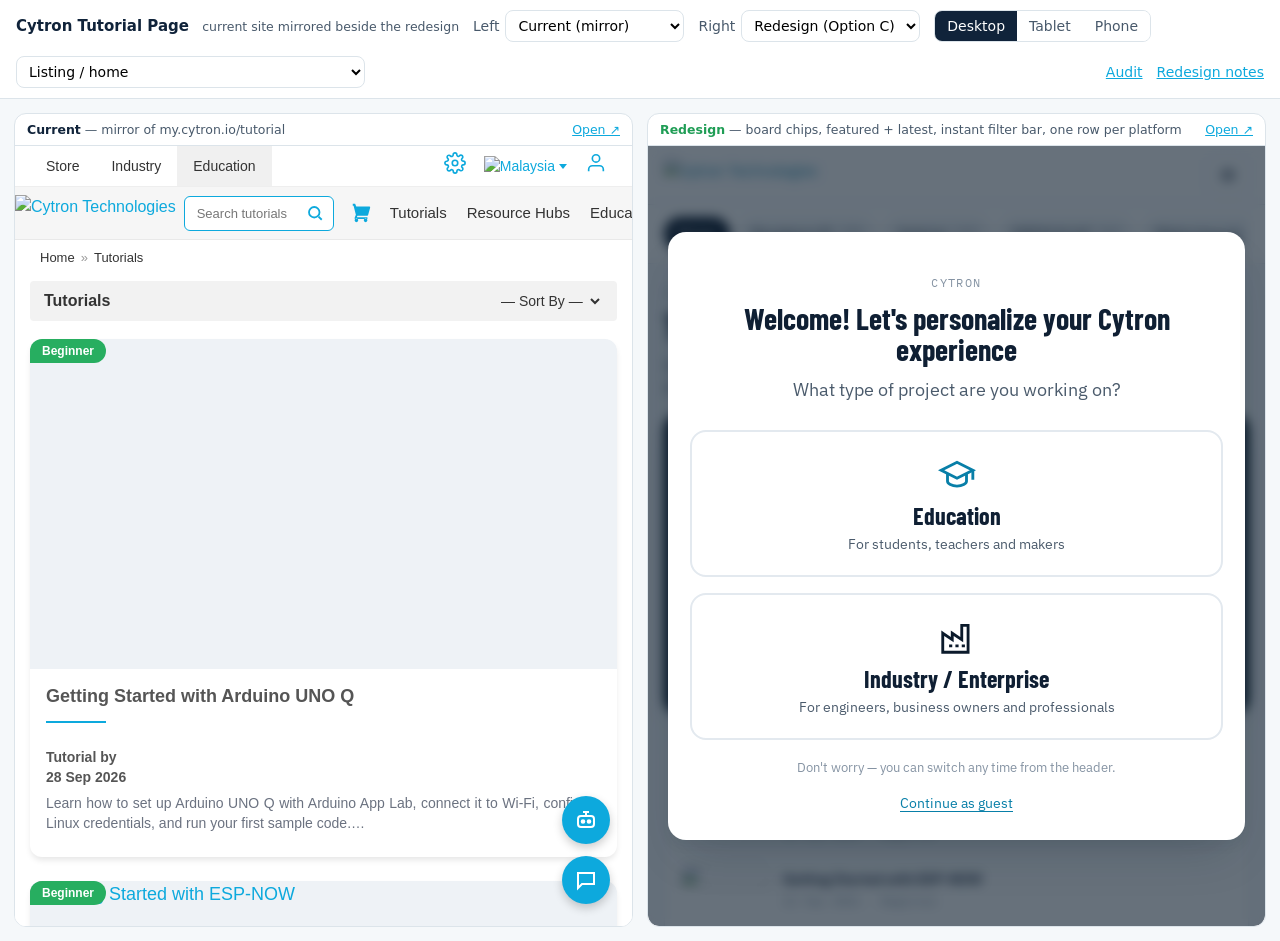
<file: index.html>
<!DOCTYPE html>
<html lang="en">
<head>
<meta charset="utf-8">
<meta name="viewport" content="width=device-width, initial-scale=1">
<title>Cytron Tutorial Page — Current vs Redesign</title>
<style>
  :root{--ink:#10233a;--ink-2:#48596b;--line:#dce4ea;--cyan:#0da9dd;--orange:#ff5516;--paper:#f5f8fa}
  *{box-sizing:border-box}
  body{margin:0;font-family:system-ui,-apple-system,"Segoe UI",Arial,sans-serif;background:var(--paper);color:var(--ink);font-size:14px}
  .bar{display:flex;align-items:center;gap:14px;padding:10px 16px;background:#fff;border-bottom:1px solid var(--line);flex-wrap:wrap;position:sticky;top:0;z-index:5}
  .bar h1{font-size:15px;margin:0;font-weight:600}
  .bar h1 small{color:var(--ink-2);font-weight:400;margin-left:8px}
  .seg{display:inline-flex;border:1px solid var(--line);border-radius:8px;overflow:hidden}
  .seg button{border:0;background:#fff;padding:7px 12px;cursor:pointer;font:inherit;color:var(--ink-2)}
  .seg button.on{background:var(--ink);color:#fff}
  .bar .sp{flex:1}
  .bar a{color:var(--cyan);font-weight:500}
  .bar select{font:inherit;padding:6px 8px;border:1px solid var(--line);border-radius:8px;background:#fff}
  .bar label{display:inline-flex;align-items:center;gap:6px;color:var(--ink-2)}
  .frames{display:grid;grid-template-columns:1fr 1fr;gap:14px;padding:14px;align-items:start}
  .frames.single{grid-template-columns:1fr}
  .pane{background:#fff;border:1px solid var(--line);border-radius:12px;overflow:hidden}
  .pane header{display:flex;justify-content:space-between;align-items:center;padding:8px 12px;border-bottom:1px solid var(--line);font-size:12.5px;color:var(--ink-2)}
  .pane header b{color:var(--ink);font-weight:600}
  .pane header b.a{color:var(--cyan)}.pane header b.b{color:var(--orange)}.pane header b.c{color:#1f9d55}
  .pane header a{color:var(--cyan)}
  .viewport{display:flex;justify-content:center;background:#e9eef2}
  iframe{border:0;width:100%;height:calc(100vh - 120px);background:#fff;display:block;transition:width .2s}
  .viewport.mobile iframe{width:390px;border-left:1px solid var(--line);border-right:1px solid var(--line)}
  .viewport.tablet iframe{width:820px}
  @media (max-width:900px){.frames{grid-template-columns:1fr}iframe{height:70vh}}
</style>
</head>
<body>
<div class="bar">
  <h1>Cytron Tutorial Page <small>current site mirrored beside the redesign</small></h1>
  <label>Left <select id="left"><option value="current">Current (mirror)</option><option value="new-c">Redesign (Option C)</option></select></label>
  <label>Right <select id="right"><option value="current">Current (mirror)</option><option value="new-c" selected>Redesign (Option C)</option><option value="">— none (single) —</option></select></label>
  <div class="seg" id="vp"><button data-w="desktop" class="on">Desktop</button><button data-w="tablet">Tablet</button><button data-w="mobile">Phone</button></div>
  <select id="page">
    <option value="home">Listing / home</option>
    <option value="first">First visit (Education / Industry popup)</option>
    <option value="industry">Home — Industry view</option>
    <option value="search">Search: “esp32”</option>
    <option value="art1">Article: ESP32 Smart Home Dashboard</option>
    <option value="art2">Article: MDDRC5 success story</option>
    <option value="art3">Article: Jetson Orin NX (Advanced)</option>
    <option value="ser1">Series parent: Getting Started with MDDRC5</option>
    <option value="ser2">Series part: MDDRC5 Board Layout</option>
    <option value="cat13">Category: Wireless &amp; IoT</option>
    <option value="cat4">Category: micro:bit</option>
  </select>
  <span class="sp"></span>
  <a href="docs/tutorial-page-audit.md">Audit</a>
  <a href="docs/redesign-notes.md">Redesign notes</a>
</div>
<div class="frames" id="frames">
  <div class="pane" id="paneL"><header><span id="labL"></span><a id="openL" target="_blank">Open ↗</a></header><div class="viewport" id="vpL"><iframe id="fL" title="Left"></iframe></div></div>
  <div class="pane" id="paneR"><header><span id="labR"></span><a id="openR" target="_blank">Open ↗</a></header><div class="viewport" id="vpR"><iframe id="fR" title="Right"></iframe></div></div>
</div>
<script>
  const $=s=>document.querySelector(s);
  const LABEL={current:'<b>Current</b> — mirror of my.cytron.io/tutorial','new-c':'<b class="c">Redesign</b> — board chips, featured + latest, instant filter bar, one row per platform'};
  const PAGES={
    home:{current:'index.html','new-c':'index.html'},
    first:{current:'index.html','new-c':'index.html?mode=reset'},
    industry:{current:'index.html','new-c':'index.html?mode=industry'},
    search:{current:'index.html?q=esp32','new-c':'index.html?q=esp32'},
    art1:{all:'tutorial.html?slug=esp32-smart-home-dashboard-with-real-time-sensor-data'},
    art2:{all:'tutorial.html?slug=mddrc5-500g-rc-sumo-rovation-2026'},
    art3:{all:'tutorial.html?slug=ai-animal-sound-detection-using-jetson-orin-nx'},
    ser1:{all:'tutorial.html?slug=getting-started-with-mddrc5'},
    ser2:{all:'tutorial.html?slug=mddrc5-board-layout'},
    cat13:{current:'index.html?categories=13','new-c':'category.html?id=13'},
    cat4:{current:'index.html?categories=4','new-c':'category.html?id=4'}
  };
  function url(v,p){const m=PAGES[p];return v+'/'+(m.all||m[v]);}
  function render(){
    const l=$('#left').value,r=$('#right').value,p=$('#page').value;
    $('#fL').src=url(l,p);$('#openL').href=url(l,p);$('#labL').innerHTML=LABEL[l];
    $('#paneR').style.display=r?'':'none';$('#frames').classList.toggle('single',!r);
    if(r){$('#fR').src=url(r,p);$('#openR').href=url(r,p);$('#labR').innerHTML=LABEL[r];}
  }
  ['#left','#right','#page'].forEach(s=>$(s).addEventListener('change',render));
  $('#vp').addEventListener('click',e=>{const b=e.target.closest('button');if(!b)return;[...e.currentTarget.children].forEach(x=>x.classList.toggle('on',x===b));['vpL','vpR'].forEach(id=>{document.getElementById(id).className='viewport '+(b.dataset.w==='desktop'?'':b.dataset.w);});});
  render();
</script>
</body>
</html>
</file>
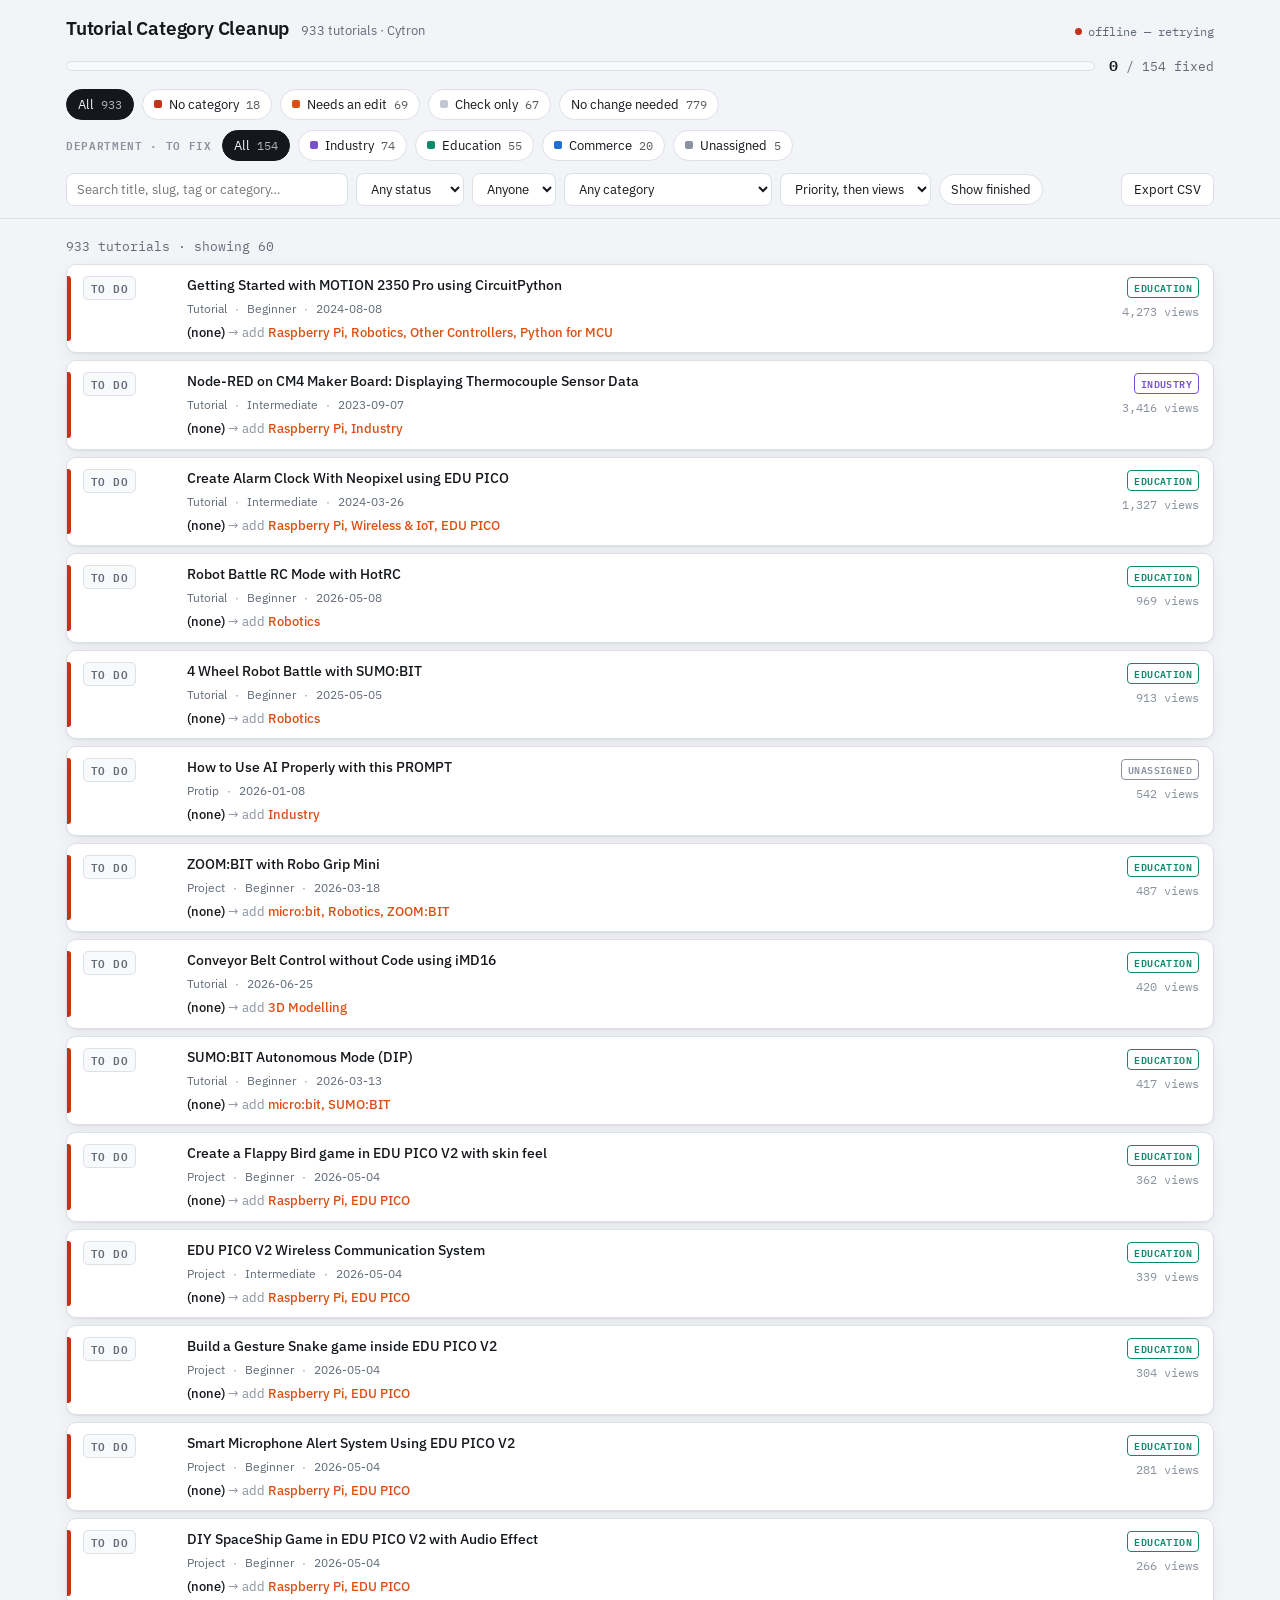
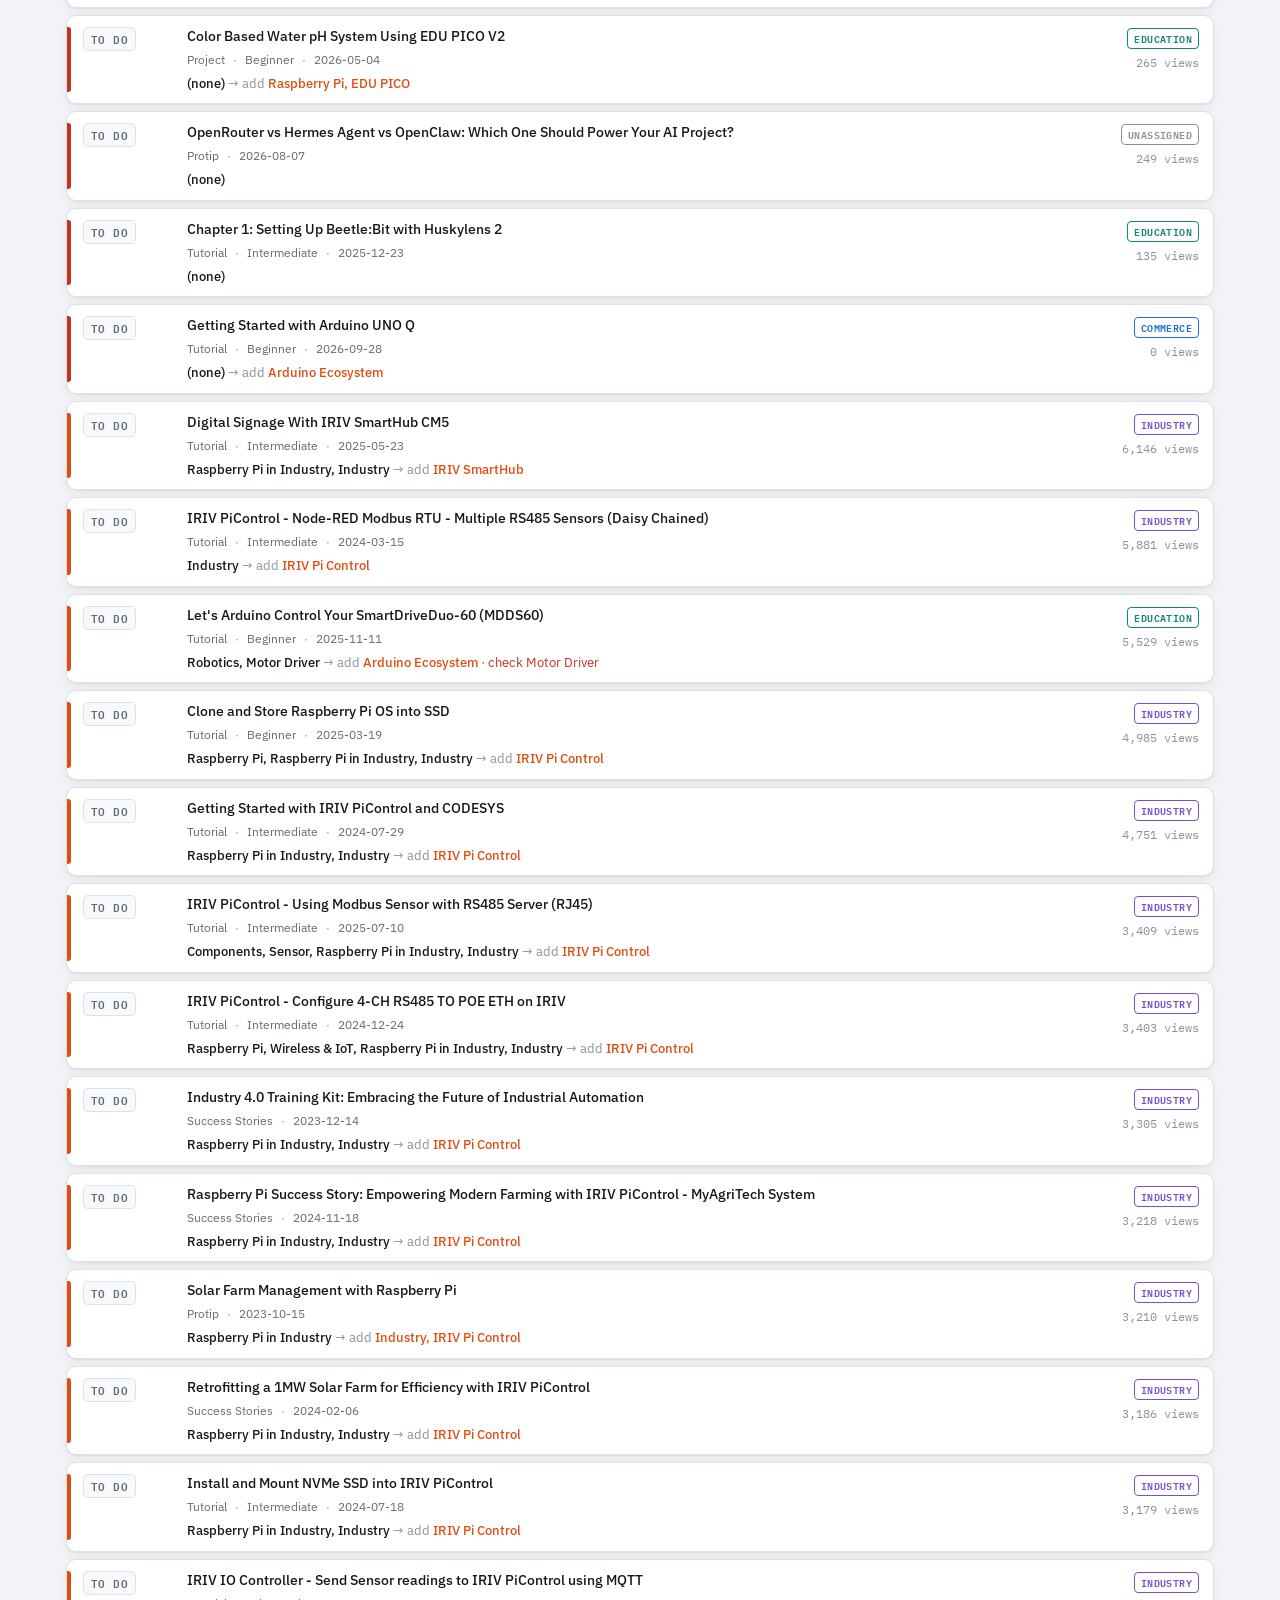
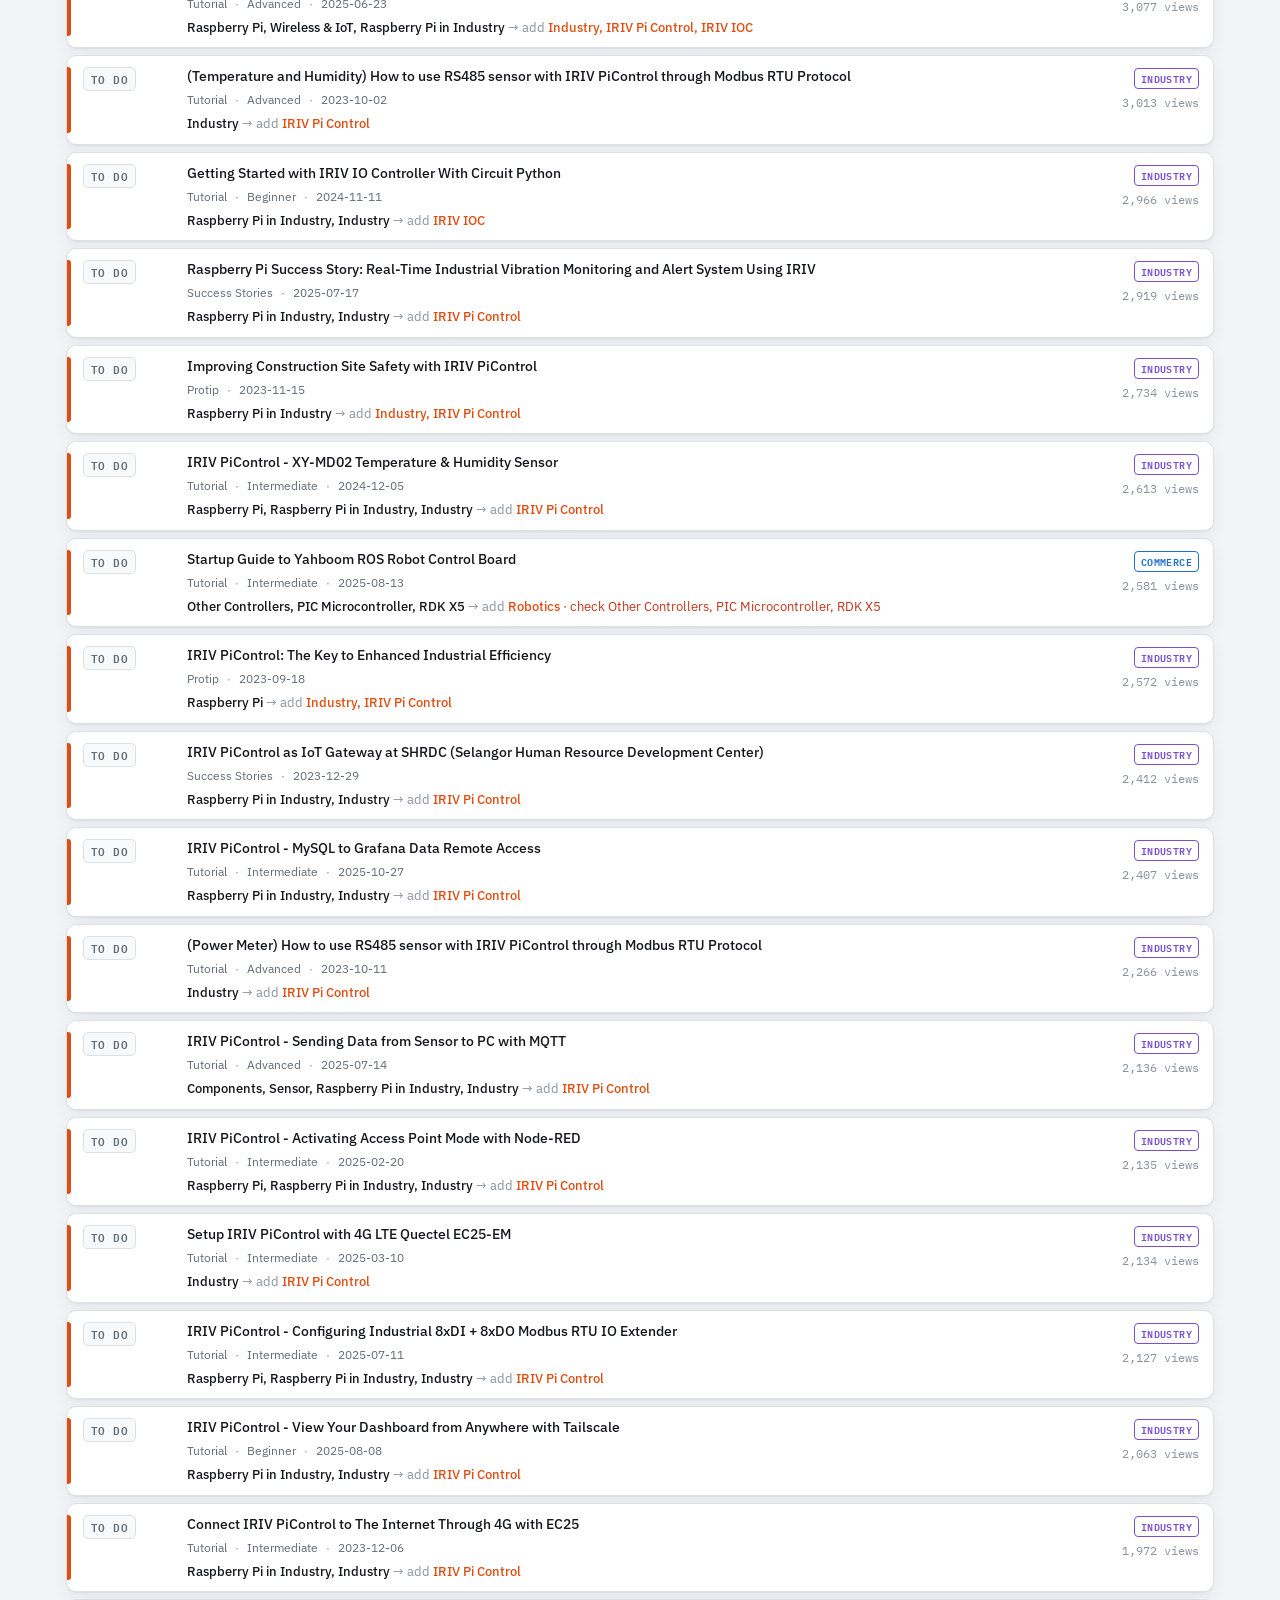
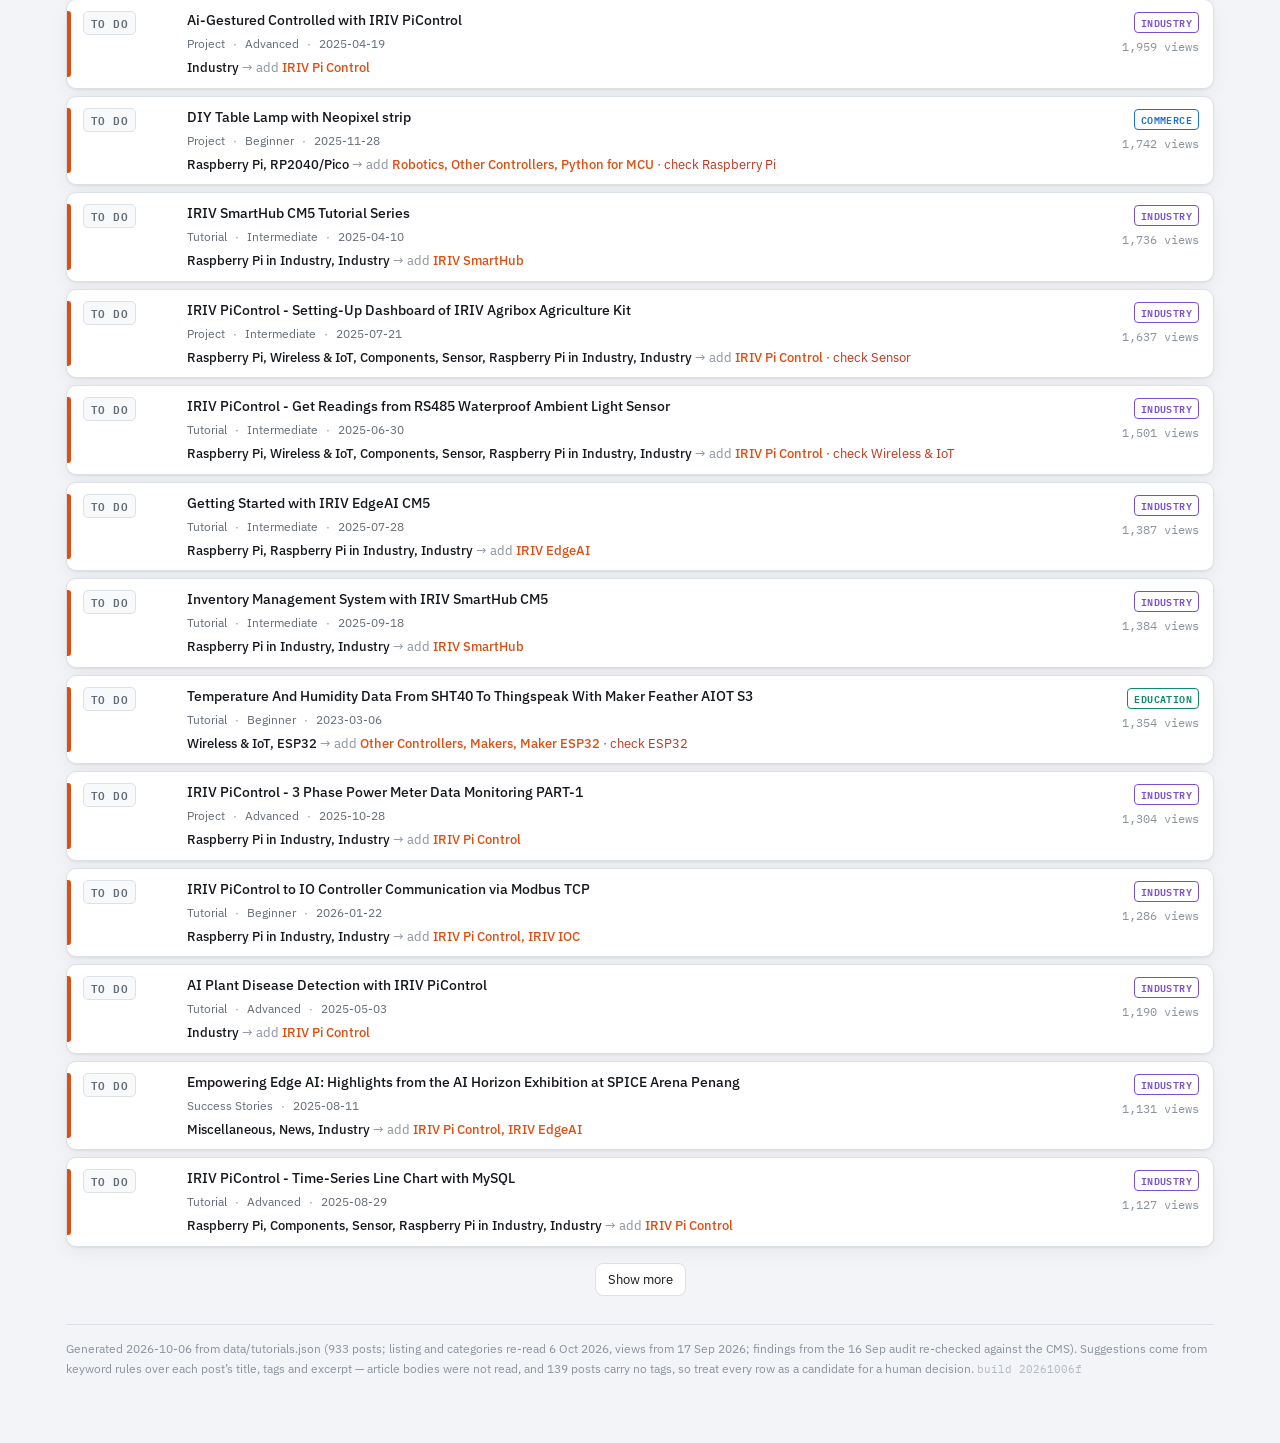
<file: dashboard/index.html>
<!doctype html>
<html lang="en">
<head>
<meta charset="utf-8">
<meta name="viewport" content="width=device-width, initial-scale=1, viewport-fit=cover">
<title>Tutorial Category Cleanup — Cytron</title>
<meta name="description" content="Progress board for the Cytron tutorial category clean-up.">
<link rel="preconnect" href="https://fonts.googleapis.com">
<link rel="preconnect" href="https://fonts.gstatic.com" crossorigin>
<link rel="stylesheet" href="https://fonts.googleapis.com/css2?family=IBM+Plex+Mono:wght@400;500;600&family=IBM+Plex+Sans:wght@400;500;600;700&display=swap">
<link rel="icon" href="data:image/svg+xml,%3Csvg xmlns='http://www.w3.org/2000/svg' viewBox='0 0 32 32'%3E%3Ctext y='26' font-size='28'%3E🗂%3C/text%3E%3C/svg%3E">
<!-- ?v= is a cache buster: bump it in all three whenever these files change, or
     browsers keep serving the old app.js against the new index.html. -->
<link rel="stylesheet" href="styles.css?v=20261006f">
</head>
<body>

<header>
  <div class="head-in">
    <div class="brandrow">
      <h1>Tutorial Category Cleanup</h1>
      <span class="sub">933 tutorials &middot; Cytron</span>
      <span class="livedot" id="live"><i></i><span id="liveTxt">starting</span></span>
    </div>
    <div class="meter">
      <div class="bar" id="bar" role="img" aria-label="Progress through the tutorials needing a fix">
        <span class="b-done" id="bDone" style="width:0%"></span>
        <span class="b-doing" id="bDoing" style="width:0%"></span>
        <span class="b-skip" id="bSkip" style="width:0%"></span>
      </div>
      <div class="mstat"><b id="mDone">0</b> / <span id="mNeed">0</span> fixed <span id="mRest"></span></div>
    </div>
    <div class="tools">
      <button class="chip" data-band="all" aria-pressed="true">All <span class="n" id="cAll"></span></button>
      <button class="chip" data-band="1" aria-pressed="false"><i class="dotc" style="background:var(--urgent)"></i>No category <span class="n" id="c1"></span></button>
      <button class="chip" data-band="2" aria-pressed="false"><i class="dotc" style="background:var(--accent)"></i>Needs an edit <span class="n" id="c2"></span></button>
      <button class="chip" data-band="4" aria-pressed="false"><i class="dotc" style="background:var(--border-strong)"></i>Check only <span class="n" id="c4"></span></button>
      <button class="chip" data-band="0" aria-pressed="false">No change needed <span class="n" id="c0"></span></button>
    </div>
    <div class="tools depts">
      <span class="toollabel">Department · to fix</span>
      <span id="deptChips" class="chipgroup"></span>
    </div>
    <div class="tools">
      <input type="search" id="q" placeholder="Search title, slug, tag or category…" aria-label="Search tutorials">
      <select id="fStatus" aria-label="Filter by status">
        <option value="">Any status</option>
        <option value="todo">To do</option>
        <option value="doing">In progress</option>
        <option value="done">Done</option>
        <option value="skip">Skipped</option>
      </select>
      <select id="fOwner" aria-label="Filter by person"><option value="">Anyone</option></select>
      <select id="fCat" aria-label="Filter by category"><option value="">Any category</option></select>
      <select id="fSort" aria-label="Sort order">
        <option value="prio">Priority, then views</option>
        <option value="views">Most viewed</option>
        <option value="title">Title A–Z</option>
        <option value="cat">Category</option>
        <option value="recent">Recently updated</option>
      </select>
      <button class="chip" id="btnShowDone" aria-pressed="false">Show finished</button>
      <span class="spacer"></span>
      <button class="btn" id="btnCsv">Export CSV</button>
    </div>
  </div>
</header>

<div class="wrap">
  <div class="banner warn" id="setup" hidden></div>
  <div class="countline" id="count"></div>
  <div class="list" id="list"><div class="loading">Loading 933 tutorials…</div></div>
  <button class="btn more" id="btnMore" hidden>Show more</button>
  <footer id="foot"></footer>
</div>

<datalist id="ownerList"></datalist>

<script src="config.js?v=20261006f"></script>
<script src="app.js?v=20261006f"></script>
</body>
</html>
</file>
<file: dashboard/styles.css>
/* Base reset — claude.ai supplied this; on GitHub Pages we provide it ourselves. */
html{-webkit-text-size-adjust:100%}
img{max-width:100%}
[hidden]{display:none!important}

:root{
  --ground:#F3F4F7; --surface:#FFFFFF; --surface-2:#F8F9FB;
  --ink:#14171C; --muted:#626B78; --faint:#8A929E;
  --border:#DCE0E7; --border-strong:#C3C9D3;
  --accent:#DD4E12; --accent-soft:#FCEDE6;
  --done:#0C7A57; --done-soft:#E3F3EC;
  --doing:#A96A06; --doing-soft:#FBF0DC;
  --urgent:#C0341B; --urgent-soft:#FBE7E3;
  --skip:#5A6472; --skip-soft:#ECEEF2;
  --clean:#6B7481;
  --shadow:0 1px 2px rgba(16,20,28,.06), 0 6px 18px rgba(16,20,28,.05);
  --sans:"IBM Plex Sans",ui-sans-serif,system-ui,-apple-system,"Segoe UI",sans-serif;
  --mono:"IBM Plex Mono",ui-monospace,SFMono-Regular,Menlo,monospace;
}
@media (prefers-color-scheme:dark){:root:not([data-theme="light"]){
  --ground:#0F1216; --surface:#171B21; --surface-2:#1C2128;
  --ink:#E6EAEF; --muted:#98A2B0; --faint:#79828F;
  --border:#252B34; --border-strong:#333B46;
  --accent:#FF7A45; --accent-soft:#33211A;
  --done:#3FBE92; --done-soft:#12291F;
  --doing:#E0A63A; --doing-soft:#2B2213;
  --urgent:#F2705A; --urgent-soft:#2E1A17;
  --skip:#98A2B0; --skip-soft:#22272F;
  --clean:#79828F;
  --shadow:0 1px 2px rgba(0,0,0,.4), 0 6px 18px rgba(0,0,0,.28);
}}
:root[data-theme="dark"]{
  --ground:#0F1216; --surface:#171B21; --surface-2:#1C2128;
  --ink:#E6EAEF; --muted:#98A2B0; --faint:#79828F;
  --border:#252B34; --border-strong:#333B46;
  --accent:#FF7A45; --accent-soft:#33211A;
  --done:#3FBE92; --done-soft:#12291F;
  --doing:#E0A63A; --doing-soft:#2B2213;
  --urgent:#F2705A; --urgent-soft:#2E1A17;
  --skip:#98A2B0; --skip-soft:#22272F;
  --clean:#79828F;
  --shadow:0 1px 2px rgba(0,0,0,.4), 0 6px 18px rgba(0,0,0,.28);
}
*{box-sizing:border-box}
body{margin:0;background:var(--ground);color:var(--ink);font-family:var(--sans);font-size:14px;line-height:1.5;-webkit-font-smoothing:antialiased}
button,input,select,textarea{font:inherit;color:inherit}
:focus-visible{outline:2px solid var(--accent);outline-offset:2px;border-radius:4px}
@media (prefers-reduced-motion:reduce){*{animation:none!important;transition:none!important}}

.wrap{max-width:1180px;margin:0 auto;padding-inline:16px;padding-block:0 64px}

/* ---- header ---- */
header{position:sticky;top:env(safe-area-inset-top,0px);z-index:30;background:var(--ground);border-bottom:1px solid var(--border)}
.head-in{max-width:1180px;margin:0 auto;padding-inline:16px;padding-block:14px 12px}
.brandrow{display:flex;align-items:baseline;gap:12px;flex-wrap:wrap;margin-bottom:12px}
h1{font-size:19px;font-weight:600;letter-spacing:-.01em;margin:0}
.sub{color:var(--muted);font-size:12.5px}
.livedot{display:inline-flex;align-items:center;gap:6px;font-size:11.5px;color:var(--muted);margin-left:auto;font-family:var(--mono)}
.livedot i{width:7px;height:7px;border-radius:50%;background:var(--faint);display:block}
.livedot.on i{background:var(--done)}
.livedot.off i{background:var(--urgent)}

.meter{display:flex;align-items:center;gap:14px;flex-wrap:wrap}
.bar{flex:1 1 260px;min-width:200px;height:10px;border-radius:5px;background:var(--surface-2);border:1px solid var(--border);overflow:hidden;display:flex}
.bar span{display:block;height:100%}
.bar .b-done{background:var(--done)}
.bar .b-doing{background:var(--doing)}
.bar .b-skip{background:var(--skip);opacity:.55}
.mstat{font-family:var(--mono);font-size:12.5px;color:var(--muted);white-space:nowrap}
.mstat b{color:var(--ink);font-weight:600;font-size:15px}

/* ---- toolbar ---- */
.tools{display:flex;gap:8px;flex-wrap:wrap;align-items:center;margin-top:12px}
.chip{border:1px solid var(--border);background:var(--surface);border-radius:999px;padding:5px 11px;font-size:12.5px;cursor:pointer;display:inline-flex;align-items:center;gap:7px;white-space:nowrap}
.chip:hover{border-color:var(--border-strong)}
.chip[aria-pressed="true"]{background:var(--ink);color:var(--ground);border-color:var(--ink)}
.chip .n{font-family:var(--mono);font-size:11.5px;opacity:.7}
.chip .dotc{width:8px;height:8px;border-radius:2px;display:block}
input[type="search"],select,input[type="text"],textarea{background:var(--surface);border:1px solid var(--border);border-radius:8px;padding:6px 10px;font-size:13px}
input[type="search"]{flex:1 1 220px;min-width:160px}
textarea{width:100%;resize:vertical;min-height:52px;font-size:13px}
.spacer{flex:1 1 auto}
.btn{border:1px solid var(--border);background:var(--surface);border-radius:8px;padding:6px 12px;font-size:12.5px;cursor:pointer}
.btn:hover{border-color:var(--border-strong)}
.btn.primary{background:var(--accent);border-color:var(--accent);color:#fff}
.btn.primary:hover{filter:brightness(1.05)}
.btn[disabled]{opacity:.5;cursor:not-allowed}

/* ---- list ---- */
.countline{color:var(--muted);font-size:12.5px;margin:18px 0 8px;font-family:var(--mono)}
.list{display:flex;flex-direction:column;gap:7px}
.row{background:var(--surface);border:1px solid var(--border);border-radius:10px;box-shadow:var(--shadow);overflow:hidden}
.row.open{border-color:var(--border-strong)}
.rhead{display:grid;grid-template-columns:4px 92px 1fr auto;gap:12px;align-items:start;padding:11px 14px 11px 0;cursor:pointer;text-align:left;width:100%;background:none;border:0}
.stripe{align-self:stretch;border-radius:0 3px 3px 0}
.p1 .stripe{background:var(--urgent)} .p2 .stripe{background:var(--accent)}
.p4 .stripe{background:var(--border-strong)} .p0 .stripe{background:transparent}
.pill{font-family:var(--mono);font-size:10.5px;letter-spacing:.04em;text-transform:uppercase;padding:3px 7px;border-radius:5px;font-weight:600;white-space:nowrap;display:inline-block}
.s-todo{background:var(--surface-2);color:var(--muted);border:1px solid var(--border)}
.s-doing{background:var(--doing-soft);color:var(--doing)}
.s-done{background:var(--done-soft);color:var(--done)}
.s-skip{background:var(--skip-soft);color:var(--skip)}
.s-clean{background:transparent;color:var(--clean);border:1px dashed var(--border)}
.rmain{min-width:0}
.rtitle,.rmeta,.catline,.pillcell{display:block}
.sep{color:var(--faint)}
.field input[type="text"]{width:100%}
.rtitle{font-weight:500;font-size:14px;line-height:1.35;margin:0 0 3px;text-wrap:balance}
.rmeta{font-size:12px;color:var(--muted);display:flex;gap:8px;flex-wrap:wrap;align-items:center}
.rmeta .sep{color:var(--faint)}
.catline{font-size:12.5px;margin-top:5px;color:var(--muted)}
.catline b{color:var(--ink);font-weight:500}
.add{color:var(--accent);font-weight:500}
.quest{color:var(--urgent)}
.rright{display:flex;flex-direction:column;align-items:flex-end;gap:5px;padding-top:1px}
.owner-tag{font-size:11.5px;color:var(--muted);font-family:var(--mono);max-width:120px;overflow:hidden;text-overflow:ellipsis;white-space:nowrap}
.views{font-family:var(--mono);font-size:11.5px;color:var(--faint);font-variant-numeric:tabular-nums}

/* ---- editor ---- */
.editor{border-top:1px solid var(--border);padding:14px;background:var(--surface-2);display:grid;gap:14px}
.ed-grid{display:grid;grid-template-columns:repeat(auto-fit,minmax(230px,1fr));gap:14px}
.field label{display:block;font-size:11px;text-transform:uppercase;letter-spacing:.06em;color:var(--faint);font-weight:600;margin-bottom:6px}
.statusrow{display:flex;gap:6px;flex-wrap:wrap}
.sbtn{border:1px solid var(--border);background:var(--surface);border-radius:7px;padding:5px 10px;font-size:12.5px;cursor:pointer}
.sbtn[aria-pressed="true"]{border-color:currentColor;font-weight:600}
.sbtn.v-doing[aria-pressed="true"]{background:var(--doing-soft);color:var(--doing)}
.sbtn.v-done[aria-pressed="true"]{background:var(--done-soft);color:var(--done)}
.sbtn.v-skip[aria-pressed="true"]{background:var(--skip-soft);color:var(--skip)}
.sbtn.v-todo[aria-pressed="true"]{background:var(--ink);color:var(--ground);border-color:var(--ink)}
.cats{display:flex;flex-wrap:wrap;gap:5px}
.cat{border:1px solid var(--border);background:var(--surface);border-radius:6px;padding:3px 8px;font-size:12px;cursor:pointer;white-space:nowrap}
.cat.child{margin-left:10px;font-size:11.5px;color:var(--muted)}
.cat[aria-pressed="true"]{background:var(--accent-soft);border-color:var(--accent);color:var(--accent);font-weight:500}
.reasonbox{font-size:12.5px;color:var(--muted);background:var(--surface);border:1px solid var(--border);border-radius:8px;padding:9px 11px;line-height:1.55}
.reasonbox code{font-family:var(--mono);font-size:11.5px}
.edfoot{display:flex;gap:10px;align-items:center;flex-wrap:wrap;font-size:12px;color:var(--faint);font-family:var(--mono)}
.linkout{color:var(--accent);text-decoration:none;font-size:12.5px}
.linkout:hover{text-decoration:underline}
.empty{text-align:center;color:var(--muted);padding:48px 16px;border:1px dashed var(--border);border-radius:12px}
.more{margin:16px auto 0;display:block}
.note-ro{font-size:12.5px;color:var(--muted);font-style:italic}
footer{color:var(--faint);font-size:12px;margin-top:28px;line-height:1.7;border-top:1px solid var(--border);padding-top:14px}

@media (max-width:640px){
  .tools{flex-wrap:nowrap;overflow-x:auto;scrollbar-width:thin;padding-bottom:3px}
  .tools > *{flex:0 0 auto}
  input[type="search"]{flex:1 0 190px}
  .livedot{margin-left:0}
  .rhead{grid-template-columns:4px 1fr;gap:4px 10px;padding-right:12px}
  .rhead .stripe{grid-column:1;grid-row:1 / span 3}
  .rhead .pillcell{grid-column:2;grid-row:1}
  .rhead .rmain{grid-column:2;grid-row:2}
  .rhead .rright{grid-column:2;grid-row:3;flex-direction:row;align-items:center;justify-content:flex-start;gap:10px}
  h1{font-size:17px}
}

/* ---- banner (GitHub Pages build only) ---- */
.banner{border:1px solid var(--border);background:var(--surface);border-radius:10px;padding:10px 14px;
  margin:14px 0 0;font-size:13px;color:var(--muted);display:flex;gap:10px;align-items:flex-start}
.banner.warn{border-color:var(--urgent);background:var(--urgent-soft);color:var(--urgent)}
.banner b{color:inherit}
.banner code{font-family:var(--mono);font-size:12px}
.loading{padding:60px 16px;text-align:center;color:var(--muted);font-family:var(--mono);font-size:13px}

/* ---- departments ---- */
:root{ --d-ind:#7A4FCF; --d-edu:#0E8A6B; --d-com:#1F6FD0; --d-una:#8A929E; }
@media (prefers-color-scheme:dark){:root:not([data-theme="light"]){
  --d-ind:#B18CF0; --d-edu:#45C3A0; --d-com:#6BA6F0; --d-una:#98A2B0; }}
:root[data-theme="dark"]{ --d-ind:#B18CF0; --d-edu:#45C3A0; --d-com:#6BA6F0; --d-una:#98A2B0; }
.tools.depts{margin-top:10px}
.toollabel{font-family:var(--mono);font-size:11px;letter-spacing:.06em;text-transform:uppercase;
  color:var(--faint);font-weight:600;margin-right:2px;flex:0 0 auto}
.dotc.d-ind{background:var(--d-ind)} .dotc.d-edu{background:var(--d-edu)}
.dotc.d-com{background:var(--d-com)} .dotc.d-una{background:var(--d-una)}
.dept-tag{font-family:var(--mono);font-size:10px;letter-spacing:.04em;text-transform:uppercase;
  font-weight:600;padding:2px 6px;border-radius:4px;white-space:nowrap;border:1px solid currentColor}
.dept-tag.d-ind{color:var(--d-ind)} .dept-tag.d-edu{color:var(--d-edu)}
.dept-tag.d-com{color:var(--d-com)} .dept-tag.d-una{color:var(--d-una)}

/* ---- department override + category ticking (29 Sep 2026) ---- */
:root{ --d-oth:#B5651D; }
@media (prefers-color-scheme:dark){:root:not([data-theme="light"]){ --d-oth:#E08A4A; }}
:root[data-theme="dark"]{ --d-oth:#E08A4A; }
.dotc.d-oth{background:var(--d-oth)}
.dept-tag.d-oth{color:var(--d-oth)}
.chipgroup{display:contents}
.dept-tag.set{background:color-mix(in srgb, currentColor 12%, transparent)}
.dept-tag .pin{font-style:normal;font-size:7px;vertical-align:middle;margin-left:4px;opacity:.85}

.dbtn{border:1px solid var(--border);background:var(--surface);border-radius:7px;padding:5px 10px;
  font-size:12.5px;cursor:pointer;color:inherit}
.dbtn[aria-pressed="true"]{border-color:currentColor;font-weight:600;
  background:color-mix(in srgb, currentColor 12%, transparent)}
.dbtn.d-ind[aria-pressed="true"]{color:var(--d-ind)} .dbtn.d-edu[aria-pressed="true"]{color:var(--d-edu)}
.dbtn.d-com[aria-pressed="true"]{color:var(--d-com)} .dbtn.d-una[aria-pressed="true"]{color:var(--d-una)}
.dbtn.d-oth[aria-pressed="true"]{color:var(--d-oth)}

.hint{font-size:12px;color:var(--faint);margin:7px 0 0;line-height:1.5}
.hint b{color:var(--muted)}
.linkbtn{border:0;background:none;padding:0;font:inherit;color:var(--accent);cursor:pointer;text-decoration:underline}

/* solid edge = the CMS already has it; dashed = the rules suggested it */
.cat.on-cms{border-color:var(--border-strong)}
.cat.sug{border-style:dashed;border-color:var(--accent)}
.cat[aria-pressed="true"]{border-style:solid}
.cats{flex-direction:column;align-items:stretch;gap:4px}
.catgrp{display:flex;flex-wrap:wrap;gap:5px;padding:4px 6px;border-radius:7px;background:var(--surface)}
.catgrp .cat.child{margin-left:0}
.catgrp .cat.child::before{content:"›";margin-right:5px;color:var(--faint)}

/* ---- copyable title (29 Sep 2026) ---- */
.rhead:focus-visible{outline:2px solid var(--accent);outline-offset:-2px;border-radius:10px}
.titlerow{display:flex;align-items:baseline;gap:8px;margin:0 0 3px}
.rtitle{margin:0;user-select:text;cursor:text}
.copybtn{flex:0 0 auto;border:1px solid var(--border);background:var(--surface);color:var(--faint);
  border-radius:5px;padding:1px 7px;font-family:var(--mono);font-size:10.5px;letter-spacing:.04em;
  text-transform:uppercase;cursor:pointer;opacity:0;transition:opacity .12s}
.row:hover .copybtn,.row.open .copybtn,.copybtn:focus-visible{opacity:1}
.copybtn:hover{border-color:var(--accent);color:var(--accent)}
.copybtn.ok{opacity:1;border-color:var(--done);color:var(--done);background:var(--done-soft)}
.copybtn.warn{opacity:1;border-color:var(--urgent);color:var(--urgent)}
@media (hover:none){ .copybtn{opacity:1} }
.build{font-family:var(--mono);font-size:11px;opacity:.6;white-space:nowrap}
.drop{color:var(--urgent);text-decoration:line-through;text-decoration-thickness:1px}
.cat.off{border-color:var(--urgent);color:var(--urgent);text-decoration:line-through}
</file>
